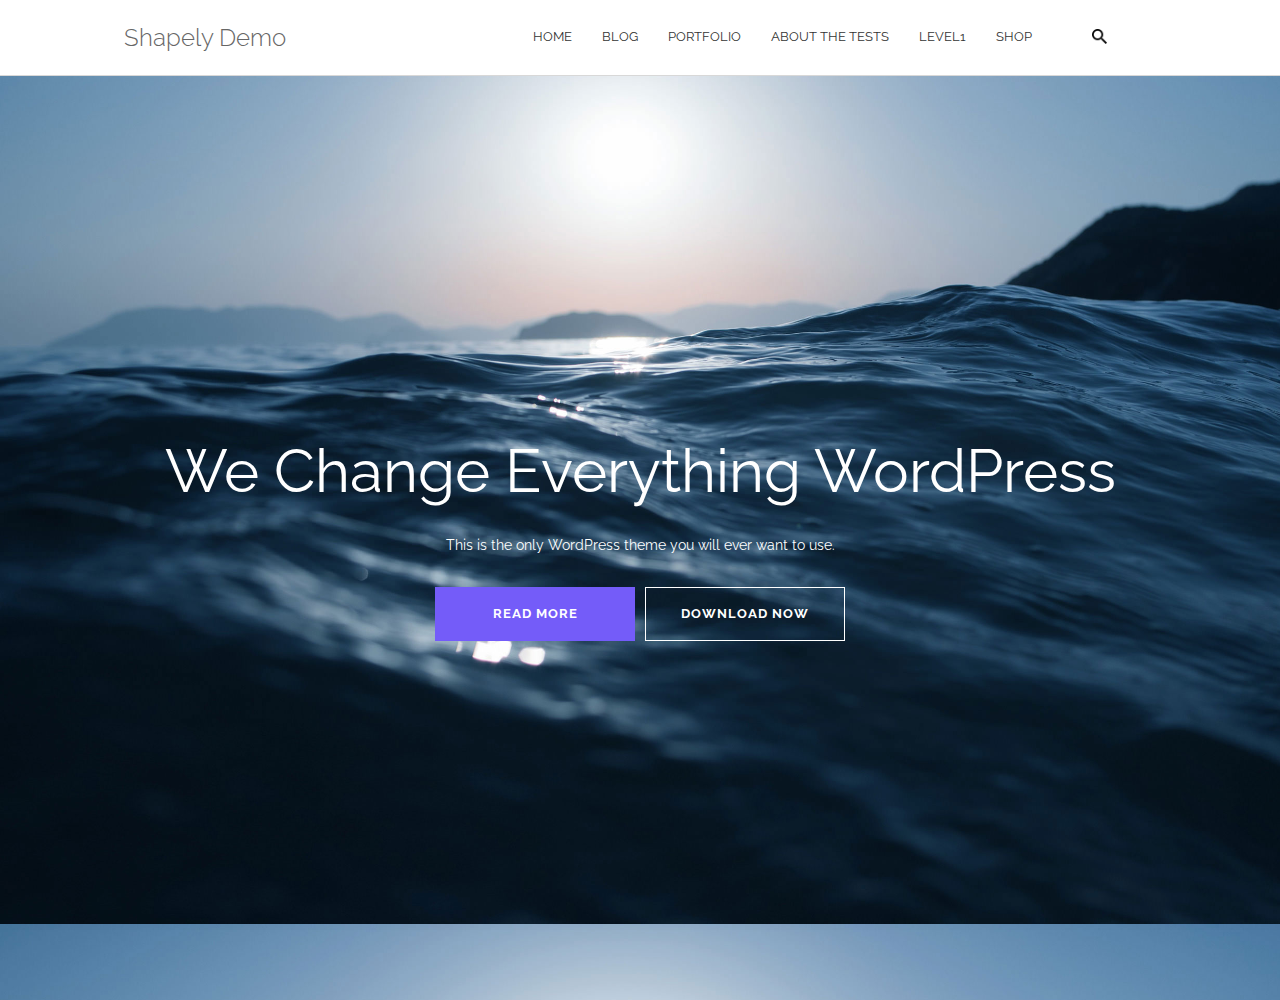
<file: Flexbox-Level-3_1/index.html>
<!DOCTYPE html>
<html lang="en">
<head>
    <meta charset="UTF-8">
    <meta name="viewport" content="width=device-width, initial-scale=1.0">
    <title>flexbox level 3-1</title>
    <link rel="stylesheet" href="./assets/css/style.css">
</head>
<body>
    <header>
        <nav>    
            <a href="#" class="logo">Shapely Demo</a>
            <ul>
                <li><a href="#home">HOME</a></li>
                <li><a href="#blog">BLOG</a></li>
                <li><a href="#portfolio">PORTFOLIO</a></li>
                <li><a href="#About-the-tests">ABOUT THE TESTS</a></li>
                <li><a href="#LEVEL1">LEVEL1 </a>
                <li><a href="#SHOP">SHOP </a></li>
                <li><img src="./assets/img/61088.png" alt="search"></li>
            </ul>
        </nav>
        <div>
            <h1>We Change Everything WordPress</h1>
            <h2>This is the only WordPress theme you will ever want to use.</h2>
            <ul class="buttons">
                <li class="button__read"><a href="#">READ MORE</a></li>
                <li class="button__download"><a href="#">DOWNLOAD NOW</a></li>
            </ul>
        </div>
    </header>
</body>
</html>
</file>
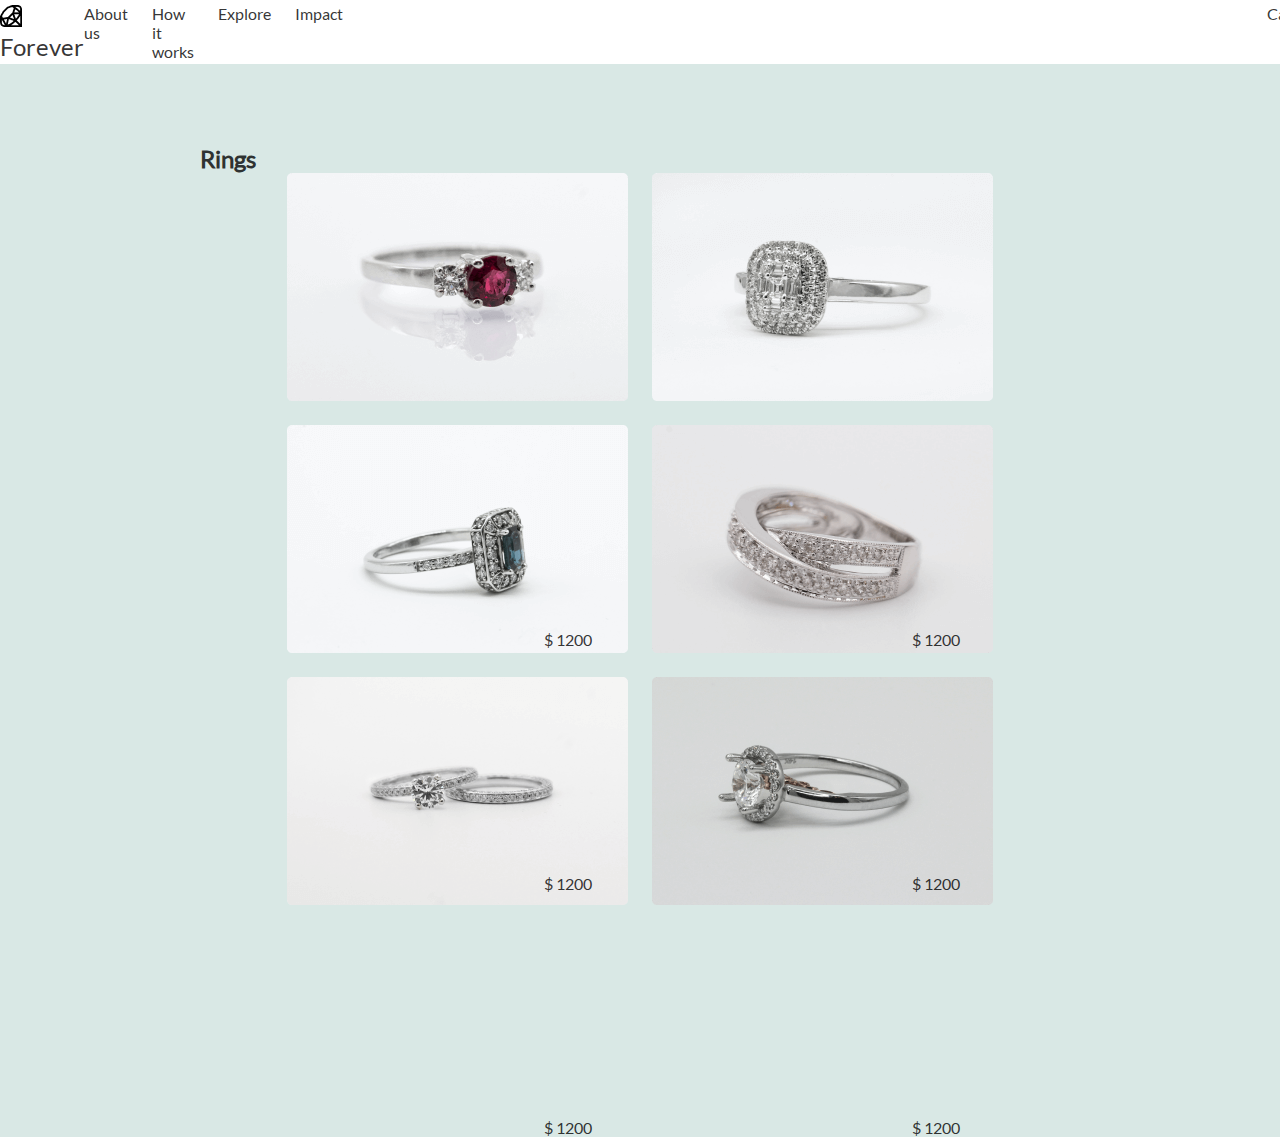
<file: Flexbox-Level-3_2/index.html>
<!DOCTYPE html>
<html lang="en">
<head>
    <meta charset="UTF-8">
    <meta name="viewport" content="width=device-width, initial-scale=1.0">
    <title>flexbox level 3-2</title>
    <link rel="stylesheet" href="./assets/css/style.css">
</head>
<body>
    <header>
        <nav> 
            <div class="logo">
                <img src="./assets/img/diamant.png" alt="logo">
                <a href="#">Forever</a>
            </div>
            <ul>
                <li><a href="#">About us</a></li>
                <li><a href="#">How it works</a></li>
                <li><a href="#">Explore</a></li>
                <li><a href="#">Impact</a></li>
                <li class="margin"><a href="#">Cart</a>
                <li><a href="#">Login</a></li>
            </ul>
        </nav>
    </header>
    <main>
        <h1>Rings</h1>
        <div class="gallery">
            <img src="./assets/img/bild1.png" alt="">
            <img src="./assets/img/bild2.png" alt="">
            <img src="./assets/img/bild3.png" alt="">
            <img src="./assets/img/bild4.png" alt="">
            <img src="./assets/img/bild5.png" alt="">
            <img src="./assets/img/bild6.png" alt="">
        </div>
        <div class="pricing">
            <p>$ 1200</p>
            <p>$ 1200</p>
            <p>$ 1200</p>
            <p>$ 1200</p>
            <p>$ 1200</p>
            <p>$ 1200</p>
        </div>
    </main>
</body>
</html>
</file>
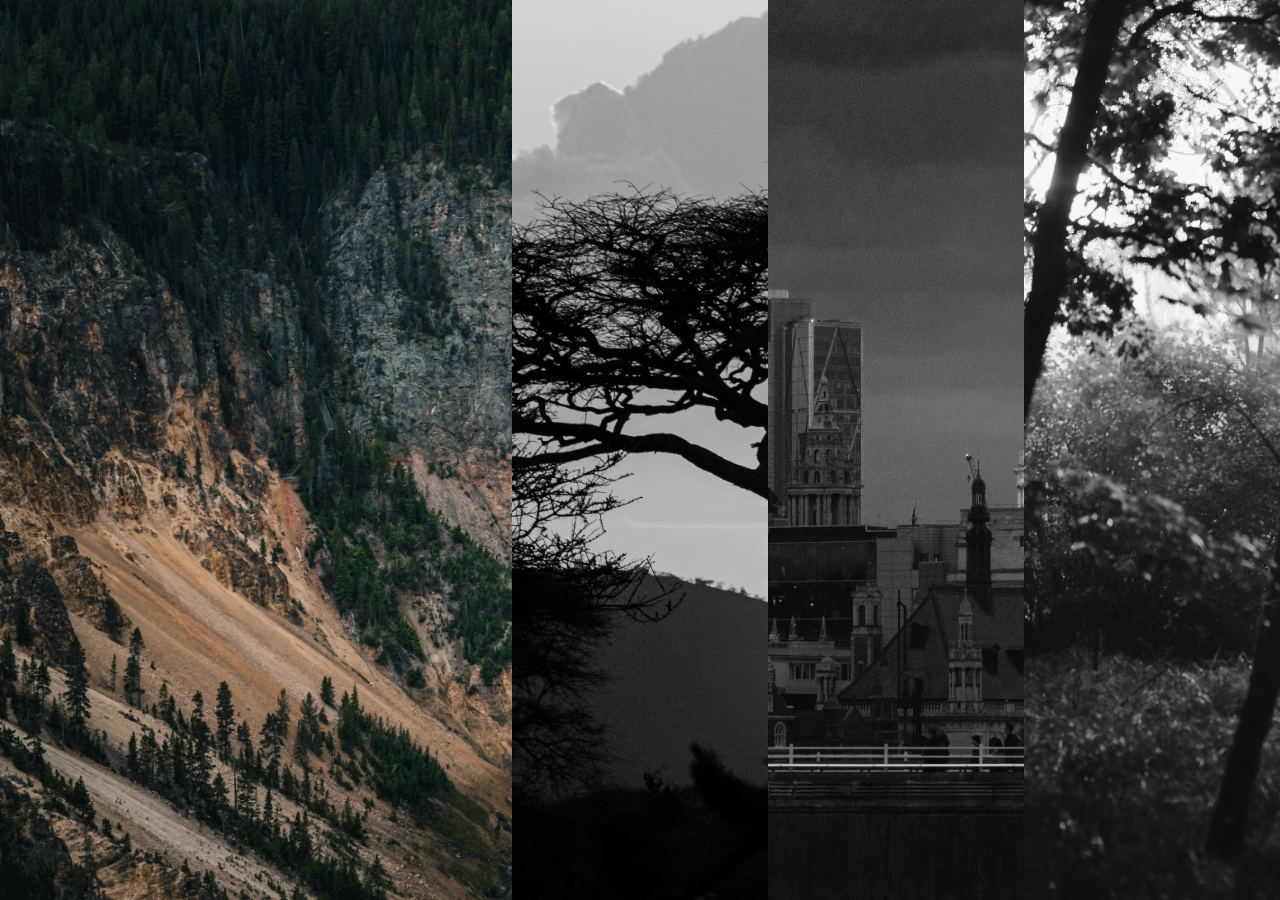
<file: Flexbox-Level-3_3/index.html>
<!DOCTYPE html>
<html lang="en">
<head>
    <meta charset="UTF-8">
    <meta name="viewport" content="width=device-width, initial-scale=1.0">
    <title>flexbox level 3_3</title>
    <link rel="stylesheet" href="./assets/css/style.css">
</head>
<body>
    <main>
        <div class="div1">

        </div>
        <div class="div2">

        </div>
        <div class="div3">

        </div>
        <div class="div4">

        </div>
    </main>
</body>
</html>
</file>
<file: Flexbox-Level-3_1/assets/css/style.css>
* {
    box-sizing: border-box;
    margin: 0;
    padding: 0;
}

@font-face {
    font-family: "raleway";
    src: url(./../fonts/Raleway/Raleway-VariableFont_wght.ttf);
}

body {
    font-family: "raleway";
}

header {
    height: 76px;
}

a {
    text-decoration: none;
    color: inherit;
}

.logo {
    color: #666;
    font-size: 1.5rem;
    font-weight: 300;
}

.logo:hover {
    color: #333;
}

nav {
    display: flex;
    justify-content: space-around;
    align-items: center;
    height: 76px;
    position: fixed;
    background-color: white;
    border-bottom: 1px solid #d8d8d8;
    width: 100vw;
}

img {
    height: 15px;
    margin-left: 30px;
}

nav ul {
    display: flex;
    color: #333;
    gap: 30px;
    padding-right: 50px;
}

nav li {
    list-style: none;
    font-size: .8125rem;
    
}

nav li:hover {
    color: #337ab7;
}

div {
    color: white;
    background-image: url(./../img/38e75180597332d03d601c4abfcc1940.jpeg);
    background-size: cover;
    display: flex;
    width: 100vw;
    height: 1000px;
    justify-content: center;
    align-items: center;
    flex-direction: column;
    background-position-y: -76px;
}

h1 {
    font-size: 3.75rem;
    font-weight: 400;
    line-height: 64px;
    padding-top: 80px;
}

h2 {
    font-size: 0.9rem;
    font-weight: 400;
    line-height: 24px;
    padding-block: 30px;
}

div ul {
    display: flex;
    justify-content: center;
    align-items: center;
    list-style: none;
}

div ul li {
    height: 54px;
    width: 200px;
    color: white;
    line-height: 24px;
    letter-spacing: 1px;
    display: flex;
    justify-content: center;
    align-items: center;
    font-size: 0.8rem;
    font-weight: 700;
}

.button__read{
    background-color: #745CF9;
}

.button__download{
    border: 1px solid white;
}

.buttons {
    justify-content: center;
    align-items: center;
    gap: 10px;
}
</file>
<file: Flexbox-Level-3_2/assets/css/style.css>
* {
    box-sizing: border-box;
    margin: 0;
    padding: 0;
}

@font-face {
    font-family: "lato";
    src: url(./../fonts/Lato/Lato-Regular.ttf);
}

body {
    font-family: "lato";
    color: rgba(0,0,0,.8);
    background-color: #D9E8E5;
}

a {
    text-decoration: none;
    color: inherit;
}

.logo {
    font-size: 1.5rem;
}

nav {
    display: flex;
    justify-content: space-around;
    align-items: center;
    height: 64px;
    background-color: white;
}

ul {
    display: flex;
    gap: 24px
}

li {
    list-style: none;
    font-size: 1rem;
}

.margin {
    margin-left: 900px;
}

main {
    padding-inline: 200px;
}

h1 {
    font-size: 1.5rem;
    padding-top: 80px;
}

.gallery {
    display: flex;
    justify-content: center;
    flex-wrap: wrap;
    gap: 24px
}

.pricing {
    display: flex;
    justify-content: right;
    flex-wrap: wrap;
    margin-right: 320px;
    position: absolute;
    margin-top: -500px;
}

p {
    padding-left: 320px;
    padding-top: 225px;
}
</file>
<file: Flexbox-Level-3_3/assets/css/style.css>
* {
    box-sizing: border-box;
    margin: 0;
    padding: 0;
}

main {
    display: flex;
    
}

.div1 {
    filter: grayscale(1);
    background-image: url(./../img/bild1.avif);
    height: 100vh;
    background-size: cover;
    background-repeat: no-repeat;
    flex-grow: 1;
}

.div1:hover {
    transition: all 300ms ease-in-out;
    flex-grow: 2;
    filter: grayscale(0);
}

.div2 {
    filter: grayscale(1);
    background-image: url(./../img/bild2.avif);
    height: 100vh;
    background-size: cover;
    background-repeat: no-repeat;
    flex-grow: 1;
}

.div2:hover {
    transition: all 300ms ease-in-out;
    flex-grow: 2;
    filter: grayscale(0);
}

.div3 {
    filter: grayscale(1);
    background-image: url(./../img/bild3.avif);
    height: 100vh;
    background-size: cover;
    background-repeat: no-repeat;
    flex-grow: 1;
}

.div3:hover {
    transition: all 300ms ease-in-out;
    flex-grow: 2;
    filter: grayscale(0);
}

.div4 {
    filter: grayscale(1);
    background-image: url(./../img/bild4.avif);
    height: 100vh;
    background-size: cover;
    background-repeat: no-repeat;
    flex-grow: 1;
}

.div4:hover {
    transition: all 300ms ease-in-out;
    flex-grow: 2;
    filter: grayscale(0);
}
</file>
